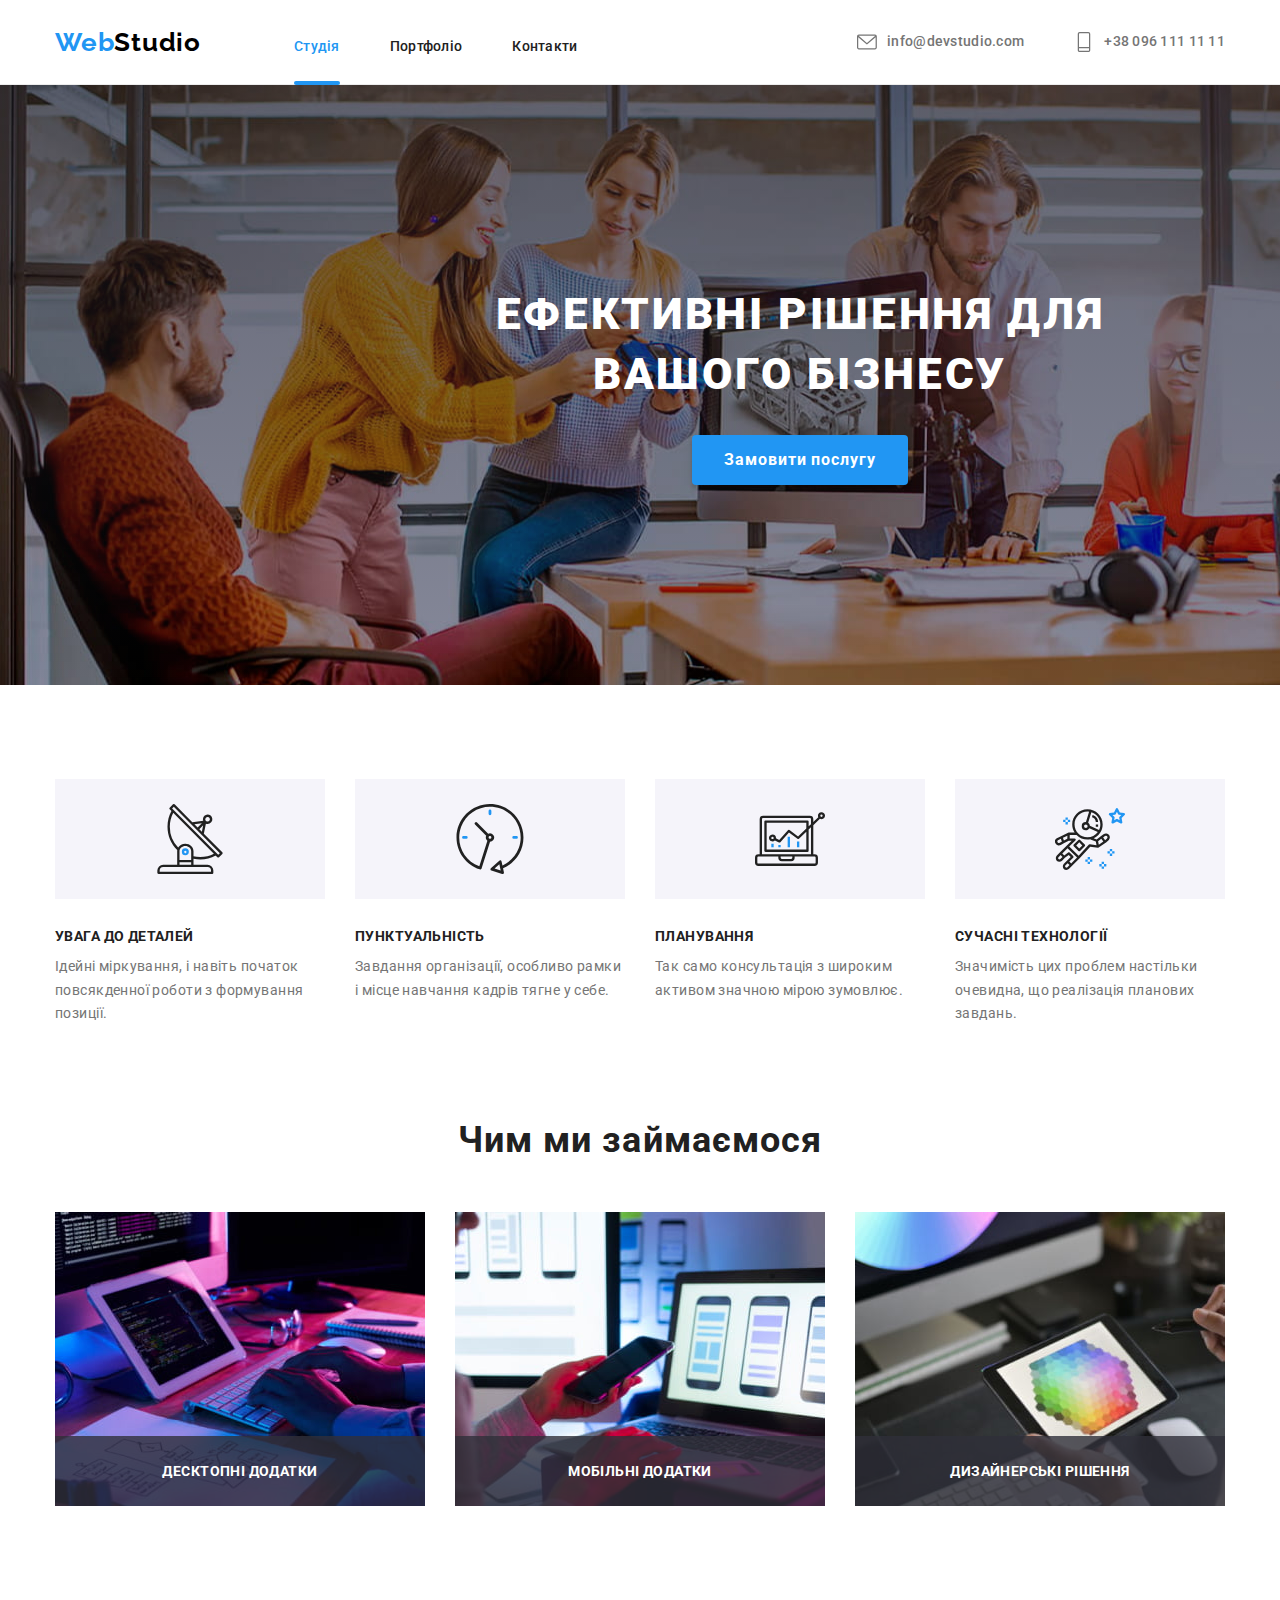
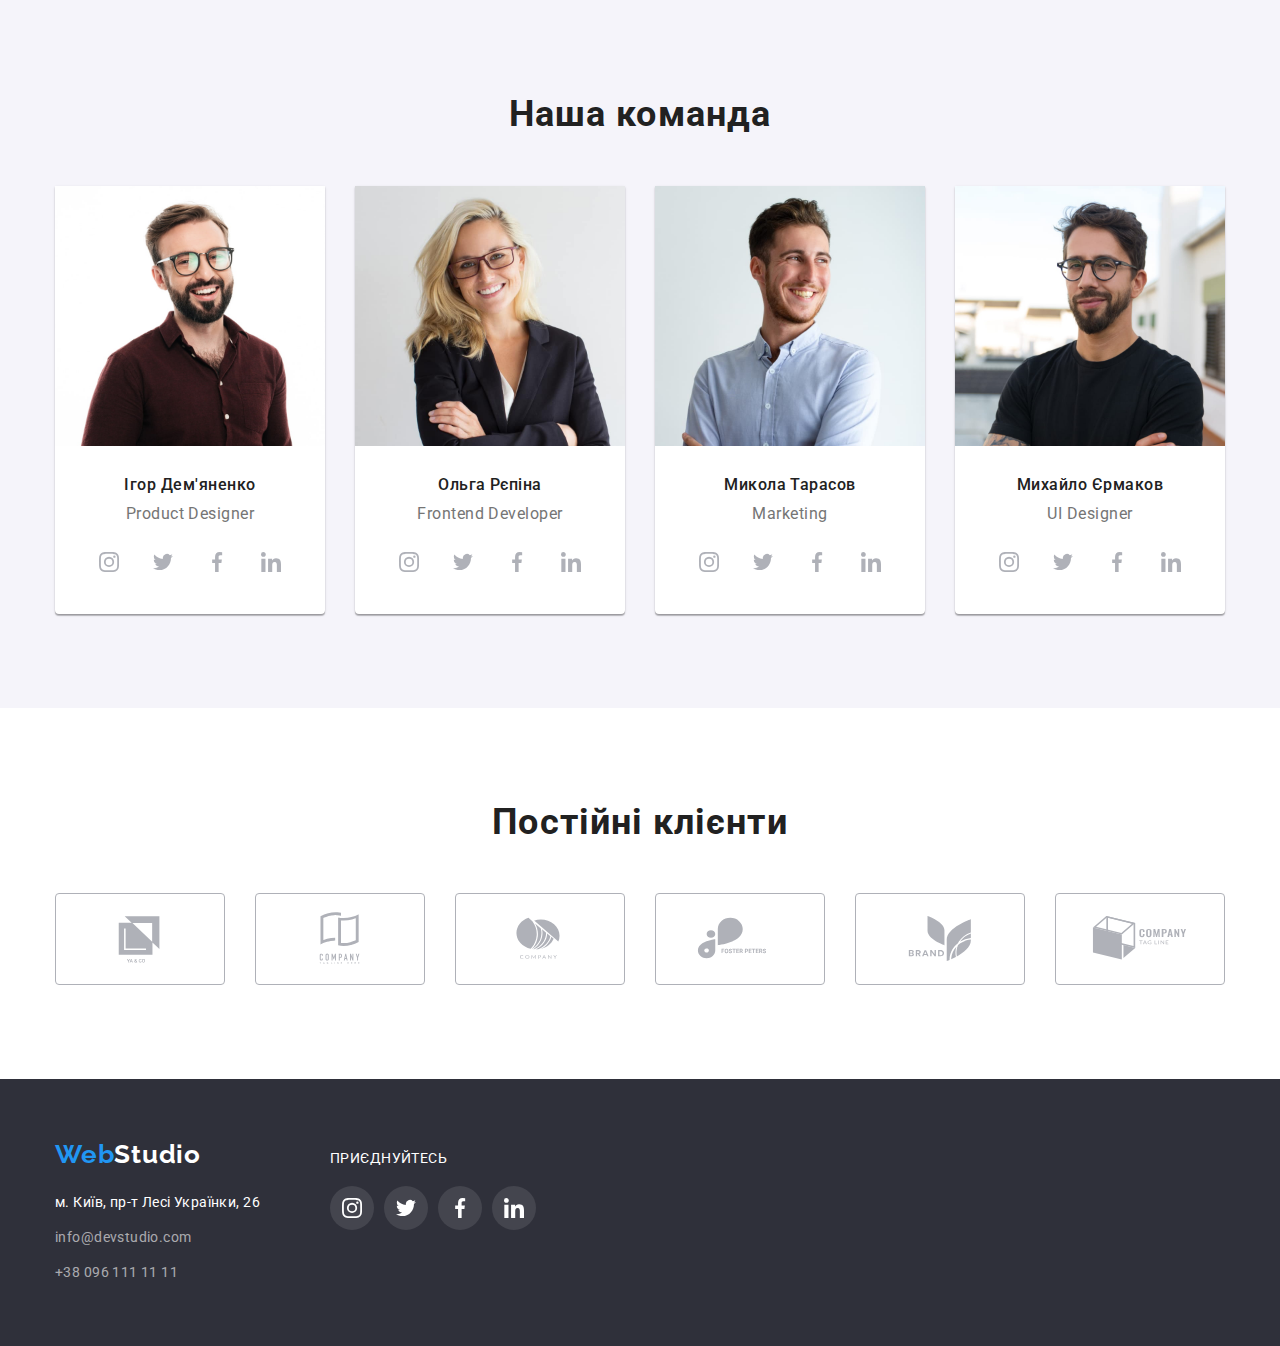
<file: index.html>
<!DOCTYPE html>
<html lang="uk">

<head>
  <meta charset="UTF-8" />
  <meta http-equiv="X-UA-Compatible" content="IE=edge" />
  <meta name="viewport" content="width=device-width, initial-scale=1.0" />
  <meta name="description" content="Ефективні рішення для вашого бізнесу!" />
  <link rel="preconnect" href="https://fonts.googleapis.com" />
  <link rel="preconnect" href="https://fonts.gstatic.com" crossorigin />
  <link href="https://fonts.googleapis.com/css2?family=Raleway:wght@700&family=Roboto:wght@400;500;700;900&display=swap"
    rel="stylesheet" />
  <link rel="stylesheet"
    href="https://cdnjs.cloudflare.com/ajax/libs/modern-normalize/1.0.0/modern-normalize.min.css" />
  <link rel="stylesheet" href="./css/styles.css" />
  <!-- Favicon  start-->
  <link rel="apple-touch-icon" sizes="180x180" href="./images/favicon.16/android-chrome-192x192.png" />
  <link rel="icon" type="image/png" sizes="32x32" href="./images/favicon.16/apple-touch-icon.png" />
  <link rel="icon" type="image/png" sizes="16x16" href="./images/favicon.16/browserconfig.xml" />
  <link rel="manifest" href="./images/favicon.16/favicon-16x16.png" />
  <link rel="mask-icon" href="./images/favicon.16/favicon-32x32.png" color="#5bbad5" />
  <meta name="msapplication-TileColor" content="#da532c" />
  <meta name="theme-color" content="#ffffff" />
  <!-- Favicon end -->
  <title>WebStudio</title>
</head>

<body>
  <header class="header-webstudio">
    <div class="container header-box">
      <nav class="navigation">
        <a class="header-webstudio-link" href="./index.html">
          <span lang="en" class="logo-web-header">Web</span><span lang="en" class="logo-studio-header">Studio</span>
        </a>
        <ul class="linklist-header">
          <li class="nav-item"><a class="nav-link current" href="index.html">Студія</a></li>
          <li class="nav-item">
            <a class="nav-link" href="portfolio.html">Портфоліо</a>
          </li>
          <li class="nav-item"><a class="nav-link" href="">Контакти</a></li>
        </ul>
      </nav>
      <ul class="contact-header">
        <li class="contact-item">
          <a class="contact-link icon-mail" href="mailto:info@devstudio.com"><svg class="contact-icon" width="20"
              height="20">
              <use href="./images/sprite.svg#icon-envelope"></use>
            </svg>info@devstudio.com</a>
        </li>
        <li class="contact-item">
          <a class="contact-link icon-tel" href="tel:+380961111111"><svg class="contact-icon" width="20" height="20">
              <use href="./images/sprite.svg#icon-mobile"></use>
            </svg>+38 096 111 11 11</a>
        </li>
      </ul>
    </div>
  </header>
  <main class="main-info">
    <!-- Section 1  motto-->
    <section class="motto-section">
      <div class="container">
        <h1 class="title">Ефективні рішення для вашого бізнесу</h1>
        <button class="main-button" type="button" data-modal-open>Замовити послугу</button>
      </div>
    </section>
    <!-- Section 2 features -->
    <section class="section">
      <div class="container">
        <h2 class="visually-hidden">Особливості</h2>
        <ul class="features-list">
          <li class="features-item">
            <div class="features-icon-box"><svg class="features-icon" width="70" height="70">
                <use href="./images/sprite.svg#icon-antenna"></use>
              </svg></div>
            <h3 class="features-tittle position1">Увага до деталей</h3>
            <p class="features-text location1">
              Ідейні міркування, і навіть початок повсякденної роботи з формування позиції.
            </p>
          </li>
          <li class="features-item">
            <div class="features-icon-box"><svg class="features-icon" width="70" height="70">
                <use href="./images/sprite.svg#icon-clock"></use>
              </svg></div>
            <h3 class="features-tittle position2">Пунктуальність</h3>
            <p class="features-text location2">
              Завдання організації, особливо рамки і місце навчання кадрів тягне у себе.
            </p>
          </li>
          <li class="features-item">
            <div class="features-icon-box"><svg class="features-icon" width="70" height="70">
                <use href="./images/sprite.svg#icon-diagram"></use>
              </svg></div>
            <h3 class="features-tittle position3">Планування</h3>
            <p class="features-text location3">
              Так само консультація з широким активом значною мірою зумовлює.
            </p>
          </li>
          <li class="features-item">
            <div class="features-icon-box"><svg class="features-icon" width="70" height="70">
                <use href="./images/sprite.svg#icon-astronaut"></use>
              </svg></div>
            <h3 class="features-tittle position4">Сучасні технології</h3>
            <p class="features-text location4">
              Значимість цих проблем настільки очевидна, що реалізація планових завдань.
            </p>
          </li>
        </ul>
      </div>
    </section>
    <!-- Section 3 things to do-->
    <section class="section todo-section">
      <div class="container">
        <h2 class="todo-title">Чим ми займаємося</h2>
        <ul class="todo-list">
          <li class="todo-item">
            <div class="img-box">
              <img class="todo-img1" src="./images/things_to_do/img.jpg" alt="Кодуванням" width="370" height="294" />
              <div class="img-description">
                <h3 class="img-title">Десктопні додатки</h3>
              </div>
            </div>
          </li>
          <li class="todo-item">
            <div class="img-box">
              <img class="todo-img2" src="./images/things_to_do/img1.jpg" alt="Створенням мобільних додатків"
                width="370" height="294" />
              <div class="img-description">
                <h3 class="img-title">Мобільні додатки</h3>
              </div>
            </div>
          </li>
          <li class="todo-item">
            <div class="img-box">
              <img class="todo-img3" src="./images/things_to_do/img2.jpg" alt="Дизайном" width="370" height="294" />
              <div class="img-description">
                <h3 class="img-title">Дизайнерські рішення</h3>
              </div>
            </div>
          </li>
        </ul>
      </div>
    </section>
    <!-- Section 4 team-->
    <section class="section team-section">
      <div class="container">
        <h2 class="team-section-tittle">Наша команда</h2>
        <ul class="team-list">
          <li class="team-item">
            <img class="team-img" src="./images/team/t1.jpg" alt="Ігор Дем'яненко - Product Designer" width="270"
              height="260" />
            <div class="team-box">
              <h3 class="team-tittle">Ігор Дем'яненко</h3>
              <p class="team-text" lang="en">Product Designer</p>
              <ul class="social-list">
                <li class="social-item"><a class="social-link" href="https://www.instagram.com/" target="_blank"
                    rel="noopener noreferrer" aria-label="Instagram"><svg class="social-icon" width="20" height="20">
                      <use href="./images/sprite.svg#icon-instagram"></use>
                    </svg></a>
                </li>
                <li class="social-item"><a class="social-link" href="https://twitter.com/" target="_blank"
                    rel="noopener noreferrer" aria-label="Twitter"><svg class="social-icon" width="20" height="20">
                      <use href="./images/sprite.svg#icon-twitter"></use>
                    </svg></a>
                </li>
                <li class="social-item"><a class="social-link" href="https://www.facebook.com/" target="_blank"
                    rel="noopener noreferrer" aria-label="Facebook"><svg class="social-icon" width="20" height="20">
                      <use href="./images/sprite.svg#icon-facebook"></use>
                    </svg></a>
                </li>
                <li class="social-item"><a class="social-link" href="https://www.linkedin.com/" target="_blank"
                    rel="noopener noreferrer" aria-label="Linkedin"><svg class="social-icon" width="20" height="20">
                      <use href="./images/sprite.svg#icon-linkedin"></use>
                    </svg></a>
                </li>
              </ul>
            </div>
          </li>
          <li class="team-item">
            <img class="team-img" src="./images/team/t2.jpg" alt="Ольга Рєпіна - Frontend Developer" width="270"
              height="260" />
            <div class="team-box">
              <h3 class="team-tittle">Ольга Рєпіна</h3>
              <p class="team-text" lang="en">Frontend Developer</p>
              <ul class="social-list">
                <li class="social-item"><a class="social-link" href="https://www.instagram.com/" target="_blank"
                    rel="noopener noreferrer" aria-label="Instagram"><svg class="social-icon" width="20" height="20">
                      <use href="./images/sprite.svg#icon-instagram"></use>
                    </svg></a>
                </li>
                <li class="social-item"><a class="social-link" href="https://twitter.com/" target="_blank"
                    rel="noopener noreferrer" aria-label="Twitter"><svg class="social-icon" width="20" height="20">
                      <use href="./images/sprite.svg#icon-twitter"></use>
                    </svg></a>
                </li>
                <li class="social-item"><a class="social-link" href="https://www.facebook.com/" target="_blank"
                    rel="noopener noreferrer" aria-label="Facebook"><svg class="social-icon" width="20" height="20">
                      <use href="./images/sprite.svg#icon-facebook"></use>
                    </svg></a>
                </li>
                <li class="social-item"><a class="social-link" href="https://www.linkedin.com/" target="_blank"
                    rel="noopener noreferrer" aria-label="Linkedin"><svg class="social-icon" width="20" height="20">
                      <use href="./images/sprite.svg#icon-linkedin"></use>
                    </svg></a>
                </li>
              </ul>
            </div>
          </li>
          <li class="team-item">
            <img class="team-img" src="./images/team/t3.jpg" alt="Микола Тарасов - Marketing" width="270"
              height="260" />
            <div class="team-box">
              <h3 class="team-tittle">Микола Тарасов</h3>
              <p class="team-text" lang="en">Marketing</p>
              <ul class="social-list">
                <li class="social-item"><a class="social-link" href="https://www.instagram.com/" target="_blank"
                    rel="noopener noreferrer" aria-label="Instagram"><svg class="social-icon" width="20" height="20">
                      <use href="./images/sprite.svg#icon-instagram"></use>
                    </svg></a>
                </li>
                <li class="social-item"><a class="social-link" href="https://twitter.com/" target="_blank"
                    rel="noopener noreferrer" aria-label="Twitter"><svg class="social-icon" width="20" height="20">
                      <use href="./images/sprite.svg#icon-twitter"></use>
                    </svg></a>
                </li>
                <li class="social-item"><a class="social-link" href="https://www.facebook.com/" target="_blank"
                    rel="noopener noreferrer" aria-label="Facebook"><svg class="social-icon" width="20" height="20">
                      <use href="./images/sprite.svg#icon-facebook"></use>
                    </svg></a>
                </li>
                <li class="social-item"><a class="social-link" href="https://www.linkedin.com/" target="_blank"
                    rel="noopener noreferrer" aria-label="Linkedin"><svg class="social-icon" width="20" height="20">
                      <use href="./images/sprite.svg#icon-linkedin"></use>
                    </svg></a>
                </li>
              </ul>
            </div>
          </li>
          <li class="team-item">
            <img class="team-img" src="./images/team/t4.jpg" alt="Михайло Єрмаков - UI Designer" width="270"
              height="260" />
            <div class="team-box">
              <h3 class="team-tittle">Михайло Єрмаков</h3>
              <p class="team-text" lang="en">UI Designer</p>
              <ul class="social-list">
                <li class="social-item"><a class="social-link" href="https://www.instagram.com/" target="_blank"
                    rel="noopener noreferrer" aria-label="Instagram"><svg class="social-icon" width="20" height="20">
                      <use href="./images/sprite.svg#icon-instagram"></use>
                    </svg></a>
                </li>
                <li class="social-item"><a class="social-link" href="https://twitter.com/" target="_blank"
                    rel="noopener noreferrer" aria-label="Twitter"><svg class="social-icon" width="20" height="20">
                      <use href="./images/sprite.svg#icon-twitter"></use>
                    </svg></a>
                </li>
                <li class="social-item"><a class="social-link" href="https://www.facebook.com/" target="_blank"
                    rel="noopener noreferrer" aria-label="Facebook"><svg class="social-icon" width="20" height="20">
                      <use href="./images/sprite.svg#icon-facebook"></use>
                    </svg></a>
                </li>
                <li class="social-item"><a class="social-link" href="https://www.linkedin.com/" target="_blank"
                    rel="noopener noreferrer" aria-label="Linkedin"><svg class="social-icon" width="20" height="20">
                      <use href="./images/sprite.svg#icon-linkedin"></use>
                    </svg></a>
                </li>
              </ul>
            </div>
          </li>
        </ul>
      </div>
    </section>
    <!-- Section 5  clients-->
    <section class="section">
      <div class="container">
        <h2 class="clients-title">Постійні клієнти</h2>
        <ul class="clients-list">
          <li class="clients-item">
            <a class="clients-link" href="" target="_blank" rel="noopener noreferrer" aria-label="Logo"><svg
                class="clients-icon" width="106" height="60">
                <use href="./images/sprite.svg#icon-logo1"></use>
              </svg></a>
          </li>
          <li class="clients-item">
            <a class="clients-link" href="" target="_blank" rel="noopener noreferrer" aria-label="Logo"><svg
                class="clients-icon" width="106" height="60">
                <use href="./images/sprite.svg#icon-logo2"></use>
              </svg></a>
          </li>
          <li class="clients-item">
            <a class="clients-link" href="" target="_blank" rel="noopener noreferrer" aria-label="Logo"><svg
                class="clients-icon" width="106" height="60">
                <use href="./images/sprite.svg#icon-logo3"></use>
              </svg></a>
          </li>
          <li class="clients-item">
            <a class="clients-link" href="" target="_blank" rel="noopener noreferrer" aria-label="Logo"><svg
                class="clients-icon" width="106" height="60">
                <use href="./images/sprite.svg#icon-logo4"></use>
              </svg></a>
          </li>
          <li class="clients-item">
            <a class="clients-link" href="" target="_blank" rel="noopener noreferrer" aria-label="Logo"><svg
                class="clients-icon" width="106" height="60">
                <use href="./images/sprite.svg#icon-logo5"></use>
              </svg></a>
          </li>
          <li class="clients-item">
            <a class="clients-link" href="" target="_blank" rel="noopener noreferrer" aria-label="Logo"><svg
                class="clients-icon" width="106" height="60">
                <use href="./images/sprite.svg#icon-logo6"></use>
              </svg></a>
          </li>
        </ul>
      </div>
    </section>
  </main>
  <footer class="footer">
    <div class="container container-double">
      <div>
        <a class="footer-logo" href="./index.html">
          <span lang="en" class="logo-web-footer">Web</span><span lang="en" class="logo-studio-footer">Studio</span>
        </a>
        <address class="contacts-address">
          <ul class="contacts-footer-list">
            <li class="contacts-footer-item">
              <a class="contacts-footer-address" href="https://goo.gl/maps/4Wjmtotmv1f977QN6" target="_blank"
                rel="nofollow noopener noreferrer">м. Київ, пр-т Лесі Українки, 26</a>
            </li>
            <li class="contacts-footer-item">
              <a class="contacts-footer-link" href="mailto:info@devstudio.com">info@devstudio.com</a>
            </li>
            <li class="contacts-footer-item">
              <a class="contacts-footer-link" href="tel:+380961111111">+38 096 111 11 11</a>
            </li>
          </ul>
        </address>
      </div>
      <!-- join us -->
      <div>
        <p class="join-us-title">Приєднуйтесь</p>
        <ul class="join-social-list">
          <li class="join-social-item"><a class="join-link" href="https://www.instagram.com/" target="_blank"
              rel="noopener noreferrer" aria-label="Instagram"><svg class="join-icon" width="20" height="20">
                <use href="./images/sprite.svg#icon-instagram"></use>
              </svg></a>
          </li>
          <li class="join-social-item"><a class="join-link" href="https://twitter.com/" target="_blank"
              rel="noopener noreferrer" aria-label="Twitter"><svg class="join-icon" width="20" height="20">
                <use href="./images/sprite.svg#icon-twitter"></use>
              </svg></a>
          </li>
          <li class="join-social-item"><a class="join-link" href="https://www.facebook.com/" target="_blank"
              rel="noopener noreferrer" aria-label="Facebook"><svg class="join-icon" width="20" height="20">
                <use href="./images/sprite.svg#icon-facebook"></use>
              </svg></a>
          </li>
          <li class="join-social-item"><a class="join-link" href="https://www.linkedin.com/" target="_blank"
              rel="noopener noreferrer" aria-label="Linkedin"><svg class="join-icon" width="20" height="20">
                <use href="./images/sprite.svg#icon-linkedin"></use>
              </svg></a>
          </li>
        </ul>
      </div>
    </div>
  </footer>
  <!-- Modal window -->
  <div class="backdrop is-hidden" data-modal>
    <div class="modal">
      <button class="modal-btn" type="button" data-modal-close><svg class="close-icon" width="11" height="11">
          <use href="./images/sprite.svg#icon-close"></use>
        </svg></button>
    </div>
  </div>
  <script src="js/modal.js"></script>
</body>

</html>
</file>
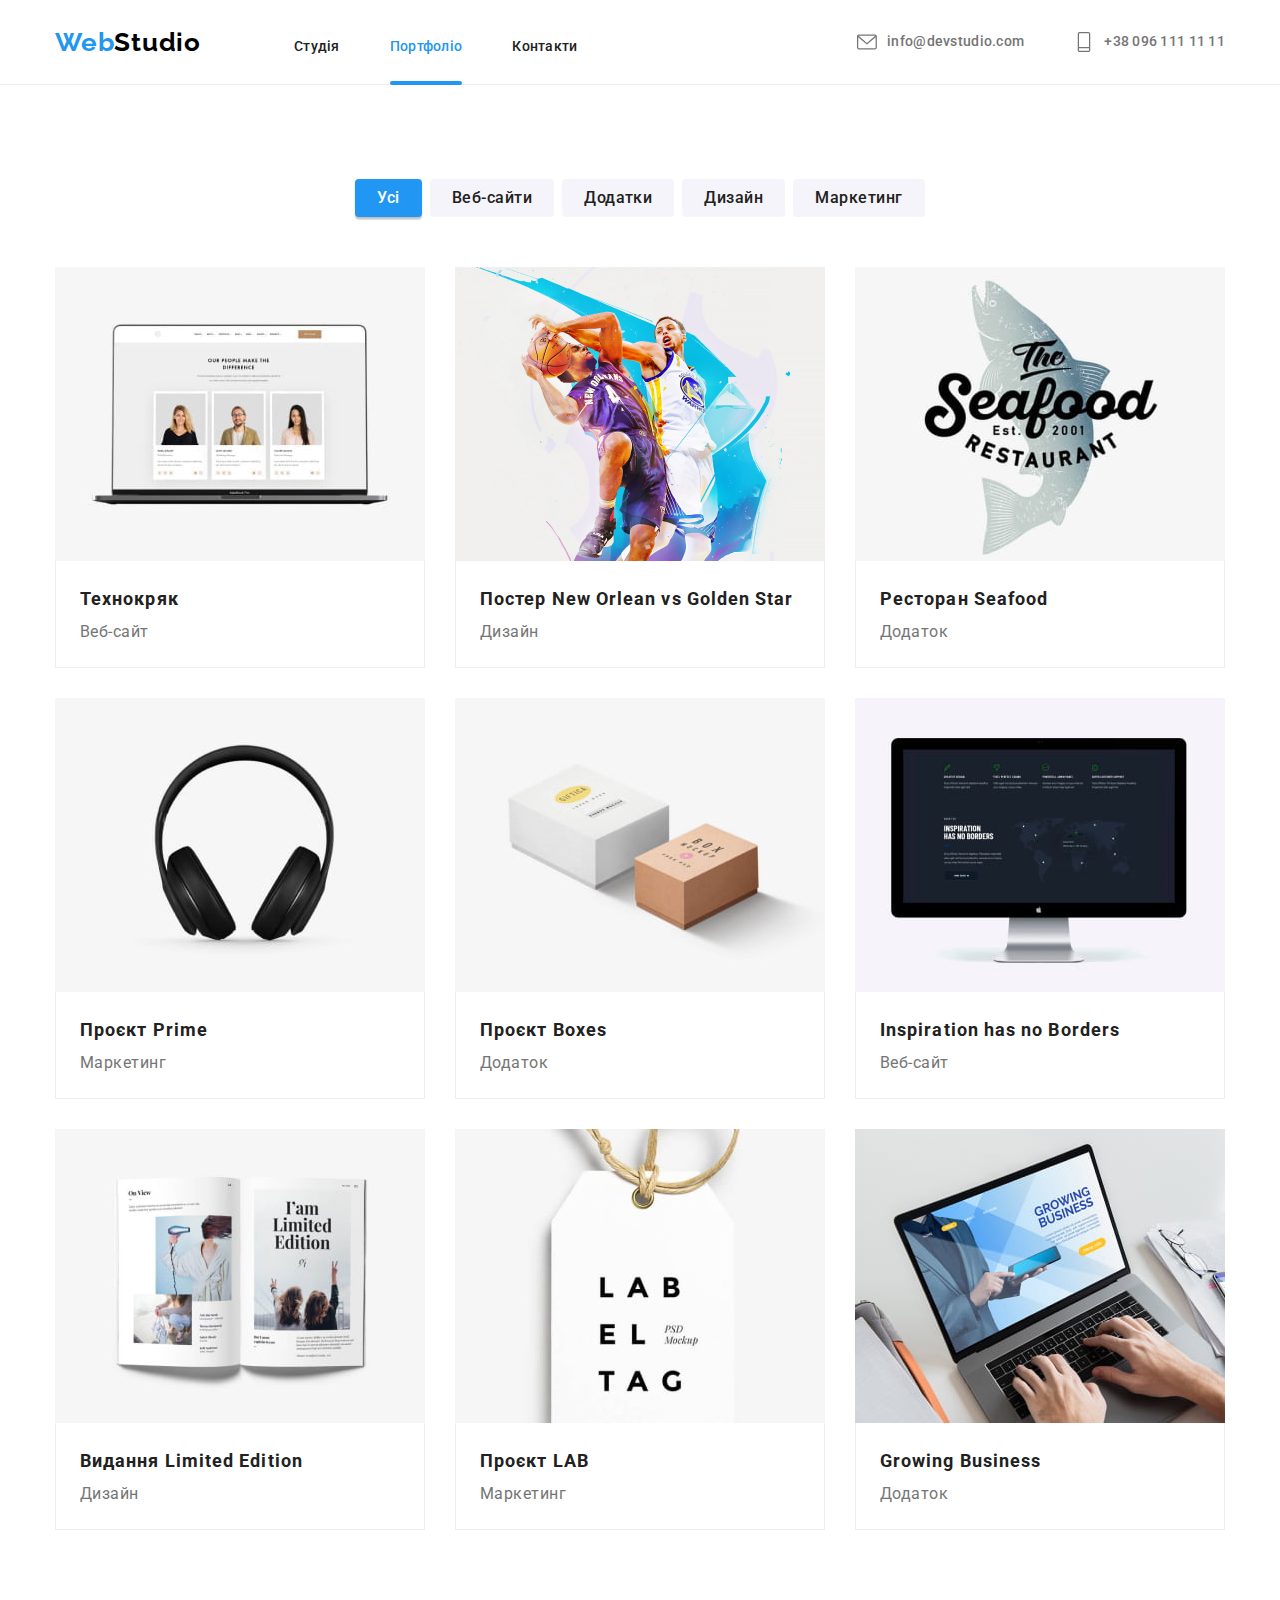
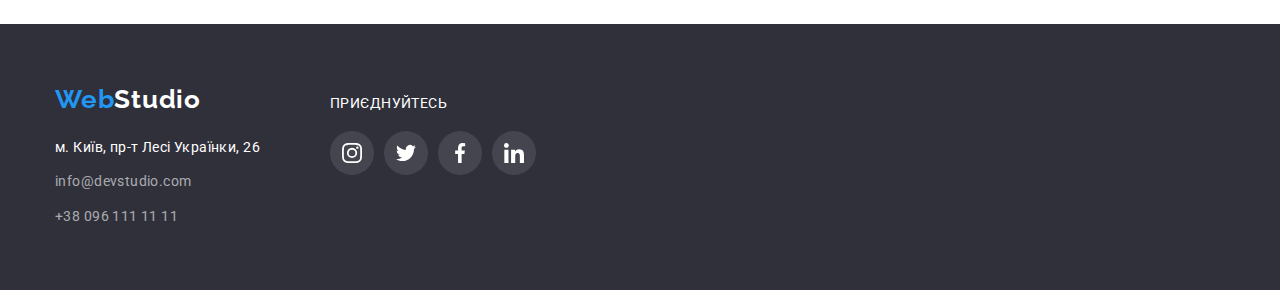
<file: portfolio.html>
<!DOCTYPE html>
<html lang="uk">

<head>
  <meta charset="UTF-8" />
  <meta http-equiv="X-UA-Compatible" content="IE=edge" />
  <meta name="viewport" content="width=device-width, initial-scale=1.0" />
  <meta name="description" content="Ефективні рішення для вашого бізнесу!" />
  <link rel="preconnect" href="https://fonts.googleapis.com" />
  <link rel="preconnect" href="https://fonts.gstatic.com" crossorigin />
  <link href="https://fonts.googleapis.com/css2?family=Raleway:wght@700&family=Roboto:wght@400;500;700;900&display=swap"
    rel="stylesheet" />
  <link rel="stylesheet"
    href="https://cdnjs.cloudflare.com/ajax/libs/modern-normalize/1.0.0/modern-normalize.min.css" />
  <link rel="stylesheet" href="./css/styles.css" />
  <!-- Favicon  start-->
  <link rel="apple-touch-icon" sizes="180x180" href="./images/favicon.16/android-chrome-192x192.png" />
  <link rel="icon" type="image/png" sizes="32x32" href="./images/favicon.16/apple-touch-icon.png" />
  <link rel="icon" type="image/png" sizes="16x16" href="./images/favicon.16/browserconfig.xml" />
  <link rel="manifest" href="./images/favicon.16/favicon-16x16.png" />
  <link rel="mask-icon" href="./images/favicon.16/favicon-32x32.png" color="#5bbad5" />
  <meta name="msapplication-TileColor" content="#da532c" />
  <meta name="theme-color" content="#ffffff" />
  <!-- Favicon end -->
  <title>WebStudio</title>
</head>

<body>
  <header class="header-webstudio">
    <div class="container header-box">
      <nav class="navigation">
        <a class="header-webstudio-link" href="./index.html">
          <span lang="en" class="logo-web-header">Web</span><span lang="en" class="logo-studio-header">Studio</span>
        </a>
        <ul class="linklist-header">
          <li class="nav-item"><a class="nav-link" href="index.html">Студія</a></li>
          <li class="nav-item">
            <a class="nav-link current" href="portfolio.html">Портфоліо</a>
          </li>
          <li class="nav-item"><a class="nav-link" href="">Контакти</a></li>
        </ul>
      </nav>
      <ul class="contact-header">
        <li class="contact-item">
          <a class="contact-link" href="mailto:info@devstudio.com"><svg class="contact-icon" width="20" height="20">
              <use href="./images/sprite.svg#icon-envelope"></use>
            </svg>info@devstudio.com</a>
        </li>
        <li class="contact-item">
          <a class="contact-link" href="tel:+380961111111"><svg class="contact-icon" width="20" height="20">
              <use href="./images/sprite.svg#icon-mobile"></use>
            </svg>+38 096 111 11 11</a>
        </li>
      </ul>
    </div>
  </header>
  <main>
    <section class="section">
      <div class="container">
        <h1 class="visually-hidden">Портфоліо розробника веб-сайту</h1>
        <!-- Buttons list -->
        <ul class="portfolio-btn-list">
          <li class="item">
            <button type="button" class="button-portfolio current">Усі</button>
          </li>
          <li class="item"><button type="button" class="button-portfolio">Веб-сайти</button></li>
          <li class="item"><button type="button" class="button-portfolio">Додатки</button></li>
          <li class="item"><button type="button" class="button-portfolio">Дизайн</button></li>
          <li class="item"><button type="button" class="button-portfolio">Маркетинг</button></li>
        </ul>
        <!-- Examples -->
        <ul class="portfolio-list">
          <li class="portfolio-item">
            <a class="portfolio-link" href="#">
              <div class="img-portfolio-box"><img class="portfolio-img" src="./images/portfolio/img1.jpg"
                  alt="Приклад інтерфейсу веб-сайту" width="370" height="294" />
                <div class="img-portfolio-description">
                  <p class="img-portfolio-text">Ресурс пропонує комплексні пропозиції з різним рівнем функціоналу та
                    сервісів. Все це дозволить відвідувачу отримати вичерпні відомості про компанію чи приватну особу.
                  </p>
                </div>
              </div>
              <div class="portfolio-box">
                <h2 class="portfolio-tittle">Технокряк</h2>
                <p class="portfolio-text">Веб-сайт</p>
              </div>
            </a>
          </li>
          <li class="portfolio-item">
            <a class="portfolio-link" href="#">
              <div class="img-portfolio-box"><img class="portfolio-img" src="./images/portfolio/img2.jpg"
                  alt="Пік боротьби гравців двох команд за володіння м'ячем" width="370" height="294" />
                <div class="img-portfolio-description">
                  <p class="img-portfolio-text">Ресурс пропонує комплексні пропозиції з різним рівнем функціоналу та
                    сервісів. Все це дозволить відвідувачу отримати вичерпні відомості про компанію чи приватну особу.
                  </p>
                </div>
              </div>
              <div class="portfolio-box">
                <h2 class="portfolio-tittle">Постер <span class="portfolio-tittle" lang="en">New Orlean vs Golden Star</span>
                </h2>
                <p class="portfolio-text">Дизайн</p>
              </div>
            </a>
          </li>
          <li class="portfolio-item">
            <a class="portfolio-link" href="#">
              <div class="img-portfolio-box"><img class="portfolio-img" src="./images/portfolio/img3.jpg"
                  alt="Вивіска ресторану" width="370" height="294" />
                <div class="img-portfolio-description">
                  <p class="img-portfolio-text">Ресурс пропонує комплексні пропозиції з різним рівнем функціоналу та
                    сервісів. Все це дозволить відвідувачу отримати вичерпні відомості про компанію чи приватну особу.
                  </p>
                </div>
              </div>
              <div class="portfolio-box">
                <h2 class="portfolio-tittle">Ресторан <span class="portfolio-tittle" lang="en">Seafood</span></h2>
                <p class="portfolio-text">Додаток</p>
              </div>
            </a>
          </li>
          <li class="portfolio-item">
            <a class="portfolio-link" href="#">
              <div class="img-portfolio-box"><img class="portfolio-img" src="./images/portfolio/img4.jpg"
                  alt="Навушники Beats by Dre" width="370" height="294" />
                <div class="img-portfolio-description">
                  <p class="img-portfolio-text">Ресурс пропонує комплексні пропозиції з різним рівнем функціоналу та
                    сервісів. Все це дозволить відвідувачу отримати вичерпні відомості про компанію чи приватну особу.
                  </p>
                </div>
              </div>
              <div class="portfolio-box">
                <h2 class="portfolio-tittle">Проєкт <span class="portfolio-tittle" lang="en">Prime</span></h2>
                <p class="portfolio-text">Маркетинг</p>
              </div>
            </a>
          </li>
          <li class="portfolio-item">
            <a class="portfolio-link" href="#">
              <div class="img-portfolio-box"><img class="portfolio-img" src="./images/portfolio/img5.jpg"
                  alt="2 коробки різних форм та текстур з нанесенням поліграфії" width="370" height="294" />
                <div class="img-portfolio-description">
                  <p class="img-portfolio-text">Ресурс пропонує комплексні пропозиції з різним рівнем функціоналу та
                    сервісів. Все це дозволить відвідувачу отримати вичерпні відомості про компанію чи приватну особу.
                  </p>
                </div>
              </div>
              <div class="portfolio-box">
                <h2 class="portfolio-tittle">Проєкт <span class="portfolio-tittle" lang="en">Boxes</span></h2>
                <p class="portfolio-text">Додаток</p>
              </div>
            </a>
          </li>
          <li class="portfolio-item">
            <a class="portfolio-link" href="#">
              <div class="img-portfolio-box"><img class="portfolio-img" src="./images/portfolio/img6.jpg"
                  alt="Графічне відображення карти материків на дисплеї Apple iMac 27 Retina 5K" width="370"
                  height="294" />
                <div class="img-portfolio-description">
                  <p class="img-portfolio-text">Ресурс пропонує комплексні пропозиції з різним рівнем функціоналу та
                    сервісів. Все це дозволить відвідувачу отримати вичерпні відомості про компанію чи приватну особу.
                  </p>
                </div>
              </div>
              <div class="portfolio-box">
                <h2 class="portfolio-tittle" lang="en">Inspiration has no Borders</h2>
                <p class="portfolio-text">Веб-сайт</p>
              </div>
            </a>
          </li>
          <li class="portfolio-item">
            <a class="portfolio-link" href="#">
              <div class="img-portfolio-box"><img class="portfolio-img" src="./images/portfolio/img7.jpg"
                  alt="Розкладка глянцевого видання з фешн фото дівчат" width="370" height="294" />
                <div class="img-portfolio-description">
                  <p class="img-portfolio-text">Ресурс пропонує комплексні пропозиції з різним рівнем функціоналу та
                    сервісів. Все це дозволить відвідувачу отримати вичерпні відомості про компанію чи приватну особу.
                  </p>
                </div>
              </div>
              <div class="portfolio-box">
                <h2 class="portfolio-tittle">Видання <span class="portfolio-tittle" lang="en">Limited Edition</span>
                </h2>
                <p class="portfolio-text">Дизайн</p>
              </div>
            </a>
          </li>
          <li class="portfolio-item">
            <a class="portfolio-link" href="#">
              <div class="img-portfolio-box"><img class="portfolio-img" src="./images/portfolio/img8.jpg"
                  alt="Бірка для одягу з нанесенням тексту" width="370" height="294" />
                <div class="img-portfolio-description">
                  <p class="img-portfolio-text">Ресурс пропонує комплексні пропозиції з різним рівнем функціоналу та
                    сервісів. Все це дозволить відвідувачу отримати вичерпні відомості про компанію чи приватну особу.
                  </p>
                </div>
              </div>
              <div class="portfolio-box">
                <h2 class="portfolio-tittle">Проєкт <span class="portfolio-tittle" lang="en">LAB</span></h2>
                <p class="portfolio-text">Маркетинг</p>
              </div>
            </a>
          </li>
          <li class="portfolio-item">
            <a class="portfolio-link" href="#">
              <div class="img-portfolio-box"><img class="portfolio-img" src="./images/portfolio/img9.jpg"
                  alt="Руки на клавіатурі лептопа з відкритою вкладкою в браузері Growing Business" width="370"
                  height="294" />
                <div class="img-portfolio-description">
                  <p class="img-portfolio-text">Ресурс пропонує комплексні пропозиції з різним рівнем функціоналу та
                    сервісів. Все це дозволить відвідувачу отримати вичерпні відомості про компанію чи приватну особу.
                  </p>
                </div>
              </div>
              <div class="portfolio-box">
                <h2 class="portfolio-tittle" lang="en">Growing Business</h2>
                <p class="portfolio-text">Додаток</p>
              </div>
            </a>
          </li>
        </ul>
      </div>
    </section>
  </main>
  <footer class="footer">
    <div class="container container-double">
      <div>
        <a class="footer-logo" href="./index.html">
          <span lang="en" class="logo-web-footer">Web</span><span lang="en" class="logo-studio-footer">Studio</span>
        </a>
        <address class="contacts-address">
          <ul class="contacts-footer-list">
            <li class="contacts-footer-item">
              <a class="contacts-footer-address" href="https://goo.gl/maps/4Wjmtotmv1f977QN6" target="_blank"
                rel="nofollow noopener noreferrer">м. Київ, пр-т Лесі Українки, 26</a>
            </li>
            <li class="contacts-footer-item">
              <a class="contacts-footer-link" href="mailto:info@devstudio.com">info@devstudio.com</a>
            </li>
            <li class="contacts-footer-item">
              <a class="contacts-footer-link" href="tel:+380961111111">+38 096 111 11 11</a>
            </li>
          </ul>
        </address>
      </div>
      <!-- join us -->
      <div>
        <p class="join-us-title">Приєднуйтесь</p>
        <ul class="join-social-list">
          <li class="join-social-item"><a class="join-link" href="https://www.instagram.com/" target="_blank"
              rel="noopener noreferrer" aria-label="Instagram"><svg class="join-icon" width="20" height="20">
                <use href="./images/sprite.svg#icon-instagram"></use>
              </svg></a>
          </li>
          <li class="join-social-item"><a class="join-link" href="https://twitter.com/" target="_blank"
              rel="noopener noreferrer" aria-label="Twitter"><svg class="join-icon" width="20" height="20">
                <use href="./images/sprite.svg#icon-twitter"></use>
              </svg></a>
          </li>
          <li class="join-social-item"><a class="join-link" href="https://www.facebook.com/" target="_blank"
              rel="noopener noreferrer" aria-label="Facebook"><svg class="join-icon" width="20" height="20">
                <use href="./images/sprite.svg#icon-facebook"></use>
              </svg></a>
          </li>
          <li class="join-social-item"><a class="join-link" href="https://www.linkedin.com/" target="_blank"
              rel="noopener noreferrer" aria-label="Linkedin"><svg class="join-icon" width="20" height="20">
                <use href="./images/sprite.svg#icon-linkedin"></use>
              </svg></a>
          </li>
        </ul>
      </div>
    </div>
  </footer>
</body>

</html>
</file>
<file: css/styles.css>
:root {
    --main-text-color: #212121;
    --text-grey: #757575;

    --main-background-color: #F5F4FA;
    --regular-white: #FFFFFF;

    --sky: #2196F3;
    --dark-sky: #077cdd;
    --logo-black: #000000;
    --motto-back-color: #2F303A;

    --border-frame: #EEEEEE;

    --timing-function: cubic-bezier(0.4, 0, 0.2, 1);
}

/*global styles*/

body {
    font-size: 14px;
    font-family: 'Roboto', sans-serif;
    letter-spacing: 0.03em;
    color: var(--main-text-color);
    background-color: var(--regular-white);
}

h1,
h2,
h3 {
    margin: 0;
    padding: 0;
}

p {
    margin: 0;
    padding: 0;
}

ul {
    margin: 0;
    padding: 0;
}

a {
    text-decoration: none;
}

img {
    display: block;
    max-width: 100%;
    height: auto;
}

.container {
    width: 1200px;
    margin-left: auto;
    margin-right: auto;
    padding-left: 15px;
    padding-right: 15px;
}

.section {
    padding-top: 94px;
    padding-bottom: 94px;
}

/*header styling*/
.header-webstudio {
    border-bottom: 1px solid #ECECEC;
}

.header-box {
    display: flex;
    align-items: center;
}

/*logo styling*/
.navigation {
    display: flex;
    align-items: center;
}

.header-webstudio-link {
    display: inline-block;
    padding-top: 24px;
    padding-bottom: 24px;
}

.logo-web-header {
    font-family: 'Raleway';
    font-style: normal;
    font-weight: 700;
    font-size: 26px;
    line-height: 1.19;
    letter-spacing: 0.03em;
    color: var(--sky);
}

.logo-studio-header {
    font-family: 'Raleway';
    font-style: normal;
    font-weight: 700;
    font-size: 26px;
    line-height: 1.19;
    letter-spacing: 0.03em;
    color: var(--logo-black);
}

/*link list decoration*/
.linklist-header {
    display: flex;
    margin-left: 93px;
    margin-right: 0px;

    list-style: none;
    font-weight: 500;
    font-size: 14px;
    line-height: 1.14;
    letter-spacing: 0.02em;
}

.nav-item:not(:first-child) {
    margin-left: 50px;
}

.nav-link {
    position: relative;
    display: inline-block;
    padding-top: 32px;
    padding-bottom: 32px;
    margin-bottom: -10px;
    color: var(--main-text-color);
    transition: color 250ms var(--timing-function);
}

.nav-link.current {
    color: var(--sky);
}

.nav-link.current::after {
    content: '';
    position: absolute;
    display: block;
    margin-top: 26px;
    width: 100%;
    height: 4px;
    background-color: var(--sky);
    border-radius: 2px;
}

.nav-link:hover,
.nav-link:focus {
    color: var(--sky);
}

/*contacts header styling*/
.contact-header {
    display: flex;
    margin-left: auto;
    list-style: none;
    font-weight: 500;
    font-size: 14px;
    line-height: 1.14;
    letter-spacing: 0.02em;
}

.contact-item:not(:first-child) {
    margin-left: 50px;
}

.contact-link {
    display: flex;
    width: 100%;
    height: 100%;
    align-items: center;
    justify-content: center;
    padding-top: 32px;
    padding-bottom: 32px;
    color: var(--text-grey);
    transition: color 250ms var(--timing-function);
}

.contact-icon {
    width: 20px;
    height: 20px;
    fill: var(--text-grey);
    margin-right: 10px;
    transition: fill 250ms var(--timing-function);
}

.contact-link:hover .contact-icon,
.contact-link:focus .contact-icon {
    fill: var(--sky);
}

.contact-link:hover,
.contact-link:focus {
    color: var(--sky);
}

/*section 1 motto*/
.motto-section {
    margin: 0px;
    padding-top: 200px;
    padding-bottom: 200px;
    width: 1600px;
    background-color: var(--motto-back-color);
    background-image: linear-gradient(rgba(47, 48, 58, 0.4), rgba(47, 48, 58, 0)), url('../images/motto/Img.jpg');
    text-align: center;
}

.title {
    width: 696px;
    margin-left: auto;
    margin-right: auto;

    font-weight: 900;
    font-size: 44px;
    line-height: 1.36;
    letter-spacing: 0.06em;
    text-transform: uppercase;
    color: var(--regular-white);
}

.main-button {
    display: flex;
    align-items: center;
    justify-content: center;
    width: 216px;
    height: 50px;
    margin-top: 30px;
    margin-left: auto;
    margin-right: auto;
    padding: 10px;

    font-family: inherit;
    cursor: pointer;
    font-weight: 700;
    font-size: 16px;
    line-height: 1.87;
    letter-spacing: 0.06em;
    color: var(--regular-white);
    background-color: var(--sky);
    box-shadow: 0px 4px 4px rgba(0, 0, 0, 0.15);
    border-radius: 4px;
    border: none;
    transition: background-color 250ms var(--timing-function);
}

.main-button:hover,
.main-button:focus {
    background-color: var(--dark-sky);
}

/*section 2 features*/
.visually-hidden {
    position: absolute;
    white-space: nowrap;
    width: 1px;
    height: 1px;
    overflow: hidden;
    border: 0;
    padding: 0;
    clip: rect(0 0 0 0);
    clip-path: inset(50%);
    margin: -1px;
}

.features-list {
    list-style: none;
    display: flex;
    gap: 30px;
}

.features-item {
    width: 270px;
}

.features-tittle {
    font-weight: 700;
    font-size: 14px;
    line-height: 1.14;
    letter-spacing: 0.03em;
    text-transform: uppercase;
    color: var(--main-text-color);
}


.features-text {
    margin-top: 10px;
    font-size: 14px;
    line-height: 1.71;
    letter-spacing: 0.03em;
    color: var(--text-grey);
}

.features-icon-box {
    display: flex;
    justify-content: center;
    margin-bottom: 30px;
    width: 270px;
    height: 120px;
    background-color: var(--main-background-color);
}

.features-icon {
    margin-top: 25px;
    justify-content: center;
    background-color: var(--main-background-color);
}

/*section 3 things to do*/
.section.todo-section {
    padding-top: 0px;
    padding-bottom: 94px;
}

.todo-title {
    margin-bottom: 50px;
    font-weight: 700;
    font-size: 36px;
    line-height: 1.16;
    text-align: center;
    letter-spacing: 0.03em;
    color: var(--main-text-color);
}

.todo-list {
    list-style: none;
    display: flex;
    gap: 30px;
}

.img-box {
    position: relative;
}

.img-description {
    position: absolute;
    width: 100%;
    height: 70px;
    background: rgba(47, 48, 58, 0.8);
    bottom: 0px;
    right: 0px;
}

.img-title {
    margin-left: auto;
    margin-right: auto;
    margin-top: 27px;
    font-size: 14px;
    text-align: center;
    letter-spacing: 0.03em;
    text-transform: uppercase;
    color: var(--regular-white);
}

/*section 4 team*/
.team-list {
    list-style: none;
    display: flex;
    gap: 30px;
    justify-content: center;
    list-style: none;
}

.team-box {
    padding: 30px;
}

.team-item {
    background-color: var(--regular-white);
    border-radius: 0px 0px 4px 4px;
    box-shadow: 0px 1px 3px rgba(0, 0, 0, 0.12), 0px 1px 1px rgba(0, 0, 0, 0.14), 0px 2px 1px rgba(0, 0, 0, 0.2);
}

.team-section {
    background-color: var(--main-background-color);
}

.team-section-tittle {
    margin-bottom: 50px;
    font-weight: 700;
    font-size: 36px;
    line-height: 1.16;
    text-align: center;
    letter-spacing: 0.03em;
    color: var(--main-text-color);
}

.team-tittle {
    margin-bottom: 10px;
    font-weight: 500;
    font-size: 16px;
    line-height: 1.18;
    text-align: center;
    letter-spacing: 0.03em;
    color: var(--main-text-color);
}

.team-text {
    margin-bottom: 16px;
    font-size: 16px;
    line-height: 1.18;
    text-align: center;
    letter-spacing: 0.03em;
    color: var(--text-grey);
}

/* team social links */

.social-list {
    display: flex;
    gap: 10px;
    justify-content: center;
    list-style: none;
}

.social-item {
    width: 44px;
    height: 44px;
}

.social-link {
    display: flex;
    width: 100%;
    height: 100%;
    border-radius: 50%;
    align-items: center;
    justify-content: center;
    background-color: var(--regular-white);
    text-decoration: none;
    transition: background-color 250ms var(--timing-function);
}

.social-icon {
    fill: #AFB1B8;
    transition: fill 250ms var(--timing-function);
}

.social-link:hover .social-icon,
.social-link:focus .social-icon {
    fill: var(--regular-white);
}

.social-link:hover,
.social-link:focus {
    background-color: var(--sky);
}

/*Section 5  clients*/

.clients-title {
    margin-bottom: 50px;
    font-size: 36px;
    line-height: 1.16;
    text-align: center;
    letter-spacing: 0.03em;
    color: var(--main-text-color);
}

.clients-list {
    display: flex;
    gap: 30px;
    list-style: none;
}

.clients-item {
    width: 170px;
    height: 92px;
}

.clients-link {
    text-decoration: none;
    display: flex;
    width: 100%;
    height: 100%;
    border: 1px solid #AFB1B8;
    border-radius: 4px;
    align-items: center;
    justify-content: center;
    background-color: var(--regular-white);
    transition: border 250ms var(--timing-function);
}

.clients-icon {
    fill: #AFB1B8;
    transition: fill 250ms var(--timing-function);
}

.clients-link:hover .clients-icon,
.clients-link:focus .clients-icon {
    fill: var(--sky);
}

.clients-link:hover,
.clients-link:focus {
    border: 1px solid var(--sky);
}

/*section portfolio*/

/*buttons list*/
.portfolio-btn-list {
    display: flex;
    gap: 8px;
    margin-bottom: 50px;
    justify-content: center;
    list-style: none;
}

.button-portfolio {
    padding: 6px 22px;
    cursor: pointer;
    background-color: var(--main-background-color);
    border-radius: 4px;
    border: none;
    font-family: inherit;
    font-weight: 500;
    font-size: 16px;
    line-height: 1.62;
    letter-spacing: 0.03em;
    color: var(--main-text-color);
    transition: color 250ms var(--timing-function), background-color 250ms var(--timing-function), box-shadow 250ms var(--timing-function);
}

.button-portfolio:hover,
.button-portfolio:focus,
.button-portfolio.current {
    background-color: var(--sky);
    color: var(--regular-white);
    box-shadow: 0px 3px 1px rgba(0, 0, 0, 0.1), 0px 1px 2px rgba(0, 0, 0, 0.08), 0px 2px 2px rgba(0, 0, 0, 0.12);
}

/*examples list*/
.portfolio-list {
    display: flex;
    flex-wrap: wrap;
    margin-right: -30px;
    margin-bottom: -30px;
    list-style: none;
}

.portfolio-item {
    margin-right: 30px;
    margin-bottom: 30px;
    flex-basis: calc(100%/3 - 30px);
}

.portfolio-link {
    display: block;
    transition: box-shadow 250ms var(--timing-function);
}

.portfolio-link:hover,
.portfolio-link:focus {
    box-shadow: 0px 1px 1px rgba(0, 0, 0, 0.12), 0px 4px 4px rgba(0, 0, 0, 0.06), 1px 4px 6px rgba(0, 0, 0, 0.16);
}

.portfolio-tittle {
    font-weight: 700;
    font-size: 18px;
    line-height: 2;
    letter-spacing: 0.06em;
    color: var(--main-text-color);
}

.portfolio-text {
    font-size: 16px;
    line-height: 1.87;
    letter-spacing: 0.03em;
    color: var(--text-grey);
}

.portfolio-box {
    padding: 20px 24px;
    padding-right: 0;
    border: 1px solid var(--border-frame);
    border-top: none;
}

/* Overlay */

.img-portfolio-box {
    position: relative;
    overflow: hidden;
}

.img-portfolio-box::before {
    content: '';
    display: inline-block;
    position: absolute;
    width: 100%;
    height: 100%;
    background-color: rgba(33, 150, 243, 0.9);
    opacity: 0;
    transform: translateY(100%);
    transition: transform 250ms var(--timing-function);
}

.portfolio-link:hover .img-portfolio-box::before,
.portfolio-link:focus .img-portfolio-box::before {
    transform: translateY(0);
    opacity: 1;
}

.img-portfolio-description {
    position: absolute;
    top: 0;
    left: 0;
    width: 100%;
    height: 100%;
    opacity: 0;
    transform: translateY(100%);
    transition: transform 250ms var(--timing-function);
}

.portfolio-link:hover .img-portfolio-description,
.portfolio-link:focus .img-portfolio-description {
    transform: translateY(0);
    opacity: 1;
}


.img-portfolio-text {
    margin-left: auto;
    margin-right: auto;
    width: 322px;
    margin-top: 63px;
    font-size: 18px;
    line-height: 28px;
    letter-spacing: 0.03em;
    color: var(--regular-white);
}

/*footer styling*/

.footer {
    background: var(--motto-back-color);
    padding-top: 60px;
    padding-bottom: 60px;
}

.container-double {
    display: flex;
    align-items: baseline;
    gap: 70px;
}

/*logo footer*/
.footer-logo {
    display: inline-block;
    margin-bottom: 20px;
}

.contacts-footer-item:not(:last-child) {
    margin-bottom: 9px;
}

.logo-web-footer {
    font-family: 'Raleway';
    font-style: normal;
    font-weight: 700;
    font-size: 26px;
    line-height: 1.19;
    letter-spacing: 0.03em;
    color: var(--sky);
}

.logo-studio-footer {
    font-family: 'Raleway';
    font-style: normal;
    font-weight: 700;
    font-size: 26px;
    line-height: 1.19;
    letter-spacing: 0.03em;
    color: var(--regular-white);
}

/* address */

.contacts-address {
    font-style: inherit
}

.contacts-footer-list {
    list-style: none;
    font-weight: 400;
    font-size: 14px;
    line-height: 1.85;
    letter-spacing: 0.03em;
}

.contacts-footer-address {
    color: var(--regular-white);
    transition: color 250ms var(--timing-function);
}

.contacts-footer-link {
    color: rgba(255, 255, 255, 0.6);
    transition: color 250ms var(--timing-function);
}

.contacts-footer-link:hover,
.contacts-footer-link:focus,
.contacts-footer-address:hover,
.contacts-footer-address:focus {
    color: var(--sky);
}

/* join us */
.join-us-title {
    margin-bottom: 20px;
    font-size: 14px;
    line-height: 16px;
    letter-spacing: 0.03em;
    text-transform: uppercase;
    color: var(--regular-white);
}

.join-social-list {
    display: flex;
    padding-top: 0px;
    gap: 10px;
    list-style: none;
}

.join-social-item {
    width: 44px;
    height: 44px;
}

.join-link {
    display: flex;
    width: 100%;
    height: 100%;
    border-radius: 50%;
    align-items: center;
    justify-content: center;
    text-decoration: none;
    background-color: rgba(255, 255, 255, 0.1);
    transition: background-color 250ms var(--timing-function);
}

.join-icon {
    fill: var(--regular-white);
}

.join-link:hover,
.join-link:focus {
    background-color: var(--sky);
}

/* Modal window */
.backdrop {
    position: fixed;
    opacity: 1;
    background: rgba(0, 0, 0, 0.2);
    top: 0;
    left: 0;
    z-index: 10;
    width: 100%;
    height: 100%;
    transform: scaleY(1);
    transform-origin: top;
    transition: visibility 250ms var(--timing-function), transform 250ms var(--timing-function);
}

.backdrop.is-hidden {
    transform: scaleY(0);
    opacity: 0;
    pointer-events: none;
    visibility: hidden;
}

.modal {
    position: absolute;
    left: 50%;
    top: 50%;
    transform: translate(-50%, -50%);
    width: 528px;
    height: 581px;
    background-color: var(--regular-white);
    box-shadow: 0px 1px 3px rgba(0, 0, 0, 0.12), 0px 1px 1px rgba(0, 0, 0, 0.14), 0px 2px 1px rgba(0, 0, 0, 0.2);
    border-radius: 4px;
}

.modal-btn {
    position: absolute;
    display: flex;
    justify-items: center;
    justify-content: center;
    align-items: center;
    top: 8px;
    right: 8px;
    padding: 0;
    cursor: pointer;
    background: #FFFFFF;
    width: 30px;
    height: 30px;
    border: 1px solid rgba(0, 0, 0, 0.1);
    border-radius: 50%;
    transition: background-color 250ms var(--timing-function);
}

.close-icon {
    transition: fill 250ms var(--timing-function);
}

.modal-btn:hover .close-icon,
.modal-btn:focus .close-icon {
    fill: var(--sky);
}

.modal-btn:hover,
.modal-btn:focus {
    background-color: var(--regular-white);
}
</file>
